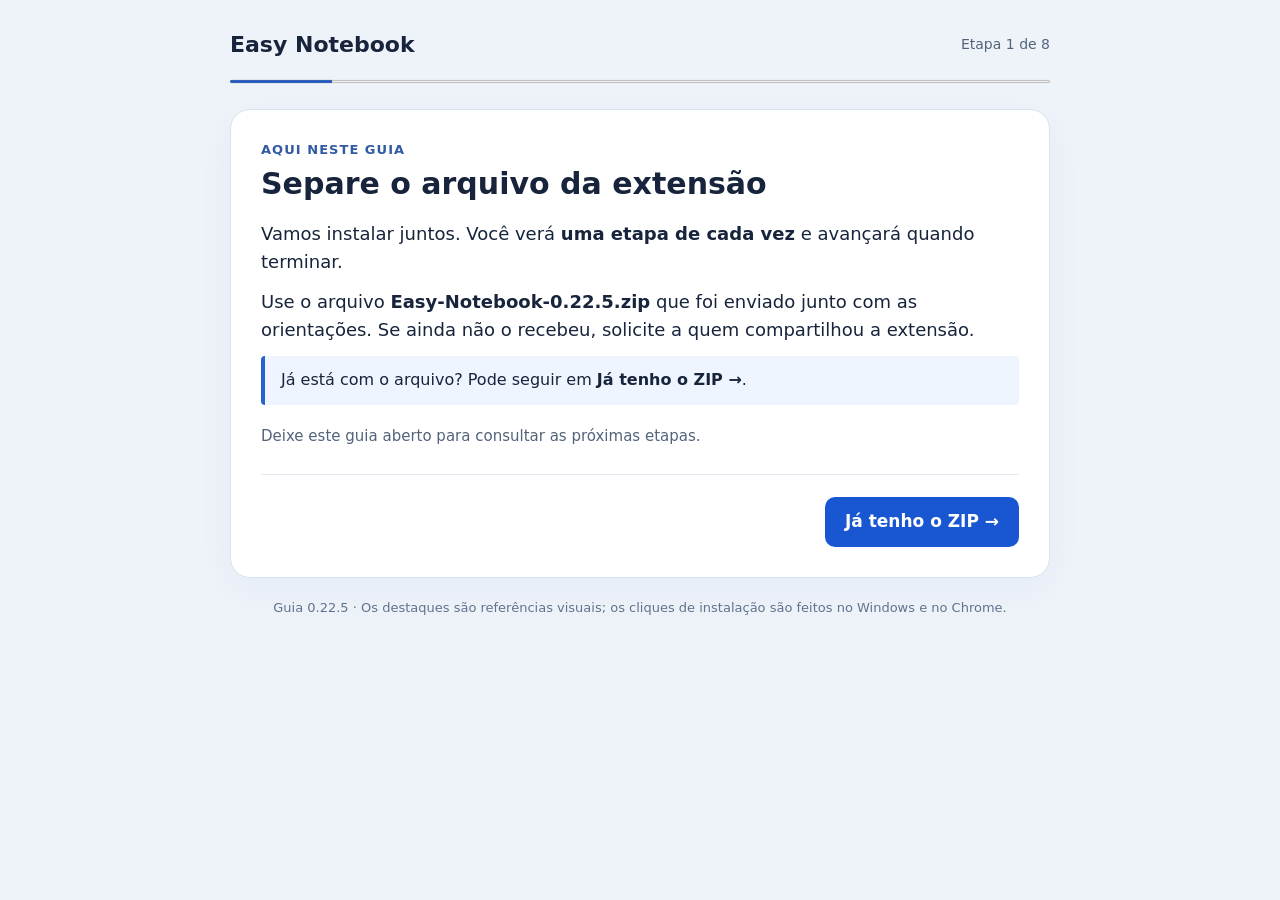
<file: docs/index.html>
<!doctype html>
<html lang="pt-BR">
<head>
<meta charset="utf-8">
<meta name="viewport" content="width=device-width, initial-scale=1">
<title>Instalar Easy Notebook · passo a passo</title>
<style>
*{box-sizing:border-box}body{margin:0;background:#eef3fa;color:#17243b;font:18px/1.55 system-ui,Segoe UI,sans-serif}main{max-width:860px;margin:auto;padding:28px 20px}header{display:flex;align-items:center;justify-content:space-between;gap:20px;margin-bottom:16px}header strong{font-size:22px}header span{font-size:14px;color:#53637a}progress{width:100%;height:7px;accent-color:#1957d2;display:block;margin-bottom:24px}article{background:white;border:1px solid #d9e2f0;border-radius:20px;padding:30px;box-shadow:0 12px 40px #17335c0a}[hidden]{display:none!important}.where{font-size:13px;letter-spacing:.08em;text-transform:uppercase;color:#315ba3;font-weight:750;margin:0 0 6px}h1{font-size:30px;line-height:1.2;margin:0 0 18px}p{margin:12px 0}ol{padding-left:25px}li{margin:10px 0}.tip{background:#eef5ff;border-left:4px solid #2864cf;padding:12px 16px;border-radius:4px;font-size:16px}.visual{margin:24px 0 16px;border:1px solid #cdd7e5;border-radius:12px;overflow:hidden;pointer-events:none;user-select:none}.caption{background:#e9eef5;color:#465971;font-size:13px;padding:9px 14px}.mock{padding:22px;background:#fafbfd;font-size:16px;display:flex;gap:16px;flex-wrap:wrap;align-items:center;min-height:110px}.mark{outline:3px solid #e33333;outline-offset:5px;background:#fff3ba;padding:8px 14px;border-radius:6px;color:#212938;font-weight:750}.arrow{color:#b52323;font-weight:750}.dim{color:#68788f}.right{margin-left:auto}.folder{font-size:18px}.stack{display:grid;gap:14px}.dark{background:#292a2d;color:white}.dark .dim{color:#b5c0cd}.switch{display:inline-block;width:34px;height:18px;background:#1a73e8;border-radius:20px;vertical-align:middle;margin-left:8px}.switch:after{content:'';display:block;width:14px;height:14px;border-radius:50%;background:white;margin:2px 2px 2px auto}button,.action{font:700 17px/1.4 system-ui,Segoe UI,sans-serif;display:inline-block;border:0;border-radius:10px;padding:13px 20px;cursor:pointer;background:#1957d2;color:white;text-decoration:none}button:hover,.action:hover{background:#1045ae}button:focus-visible,a:focus-visible{outline:3px solid #e58e00;outline-offset:4px}.secondary{background:#e8eef8;color:#24467d}.secondary:hover{background:#d8e4f7}nav{display:flex;align-items:center;justify-content:space-between;gap:16px;margin-top:26px;padding-top:22px;border-top:1px solid #e3e9f3}nav button:last-child{margin-left:auto}input{font:18px Consolas,monospace;width:100%;padding:14px;border:1px solid #b8c8df;border-radius:8px;background:#f7faff;color:#17243b;margin:8px 0 12px}.status{min-height:25px;font-size:15px;color:#24467d}.help{font-size:15px;color:#53637a;margin-top:20px}details{font-size:16px;margin-top:22px}summary{cursor:pointer;font-weight:650}kbd{background:#edf1f7;padding:2px 6px;border:1px solid #ced6e2;border-radius:4px;font-size:.9em}footer{text-align:center;font-size:13px;color:#60728d;padding:20px}footer a{color:inherit}@media(max-width:550px){main{padding:16px 12px}article{padding:22px 18px}h1{font-size:26px}.mock{padding:18px;gap:20px}nav{flex-wrap:wrap}button,.action{font-size:16px}header span{max-width:120px;text-align:right}}@media(prefers-reduced-motion:reduce){*{scroll-behavior:auto}}
</style>
</head>
<body><main>
<header><strong>Easy Notebook</strong><span id="counter">Instalação no Chrome</span></header>
<progress id="progress" max="8" value="1" aria-label="Progresso do guia"></progress>
<article>
<!-- DOWNLOAD-STEPS-START -->
<section data-step data-next="Já tenho o ZIP →">
<p class="where">Aqui neste guia</p><h1 tabindex="-1">Separe o arquivo da extensão</h1>
<p>Vamos instalar juntos. Você verá <strong>uma etapa de cada vez</strong> e avançará quando terminar.</p>
<p>Use o arquivo <strong>Easy-Notebook-0.22.5.zip</strong> que foi enviado junto com as orientações. Se ainda não o recebeu, solicite a quem compartilhou a extensão.</p>
<div class="tip">Já está com o arquivo? Pode seguir em <strong>Já tenho o ZIP →</strong>.</div>
<p class="help">Deixe este guia aberto para consultar as próximas etapas.</p>
</section>
<section data-step data-next="Abriu a janela de extração →" hidden>
<p class="where">Na pasta Downloads do Windows</p><h1 tabindex="-1">Clique com o botão direito no ZIP</h1>
<ol><li>No Chrome, pressione <kbd>Ctrl</kbd> + <kbd>J</kbd> para ver os downloads.</li><li>Ao lado de <strong>Easy-Notebook-0.22.5.zip</strong>, clique no ícone de pasta (<strong>Mostrar na pasta</strong>).</li><li>Na janela que abriu, clique com o <strong>botão direito</strong> sobre o ZIP e escolha <strong>Extrair Tudo…</strong>.</li></ol>
<div class="visual"><div class="caption">Referência visual • faça isso na janela do Windows</div><div class="mock stack"><span class="folder">📦 Easy-Notebook-0.22.5.zip</span><span><span class="mark">Extrair Tudo…</span></span><span class="arrow">↑ Escolha esta opção no menu do botão direito</span></div></div>
<p class="tip">Não precisa abrir nem escolher nenhum dos arquivos de código.</p>
</section>
<section data-step data-next="Já extraí →" hidden>
<p class="where">Na janela “Extrair Pastas Compactadas” do Windows</p><h1 tabindex="-1">Deixe em Downloads e clique em “Extrair”</h1>
<p>Mantenha o local que o Windows já preencheu. Clique em <strong>Extrair</strong> e aguarde terminar.</p>
<div class="visual"><div class="caption">Destino padrão • o Windows cria uma pasta com o nome do ZIP</div><div class="mock stack"><span>📁 Downloads</span><span style="padding-left:24px">📁 Easy-Notebook-0.22.5</span><span style="padding-left:48px">📁 Easy Notebook</span><span class="right mark">Extrair</span></div></div>
<p class="tip">Guarde a pasta nesse lugar. O Chrome usará os arquivos dela sempre que a extensão funcionar.</p>
</section>
<!-- DOWNLOAD-STEPS-END -->
<section data-step data-next="Abri a tela de extensões →" hidden>
<!-- INSTALL-HEADING -->
<p class="where">Em uma nova guia do Chrome</p><h1 tabindex="-1">Abra a tela de extensões</h1>
<p>Clique no botão abaixo para copiar o endereço:</p>
<input id="address" value="chrome://extensions" readonly aria-label="Endereço da tela de extensões">
<button id="copy" type="button">Copiar endereço</button><p class="status" id="copy-status" role="status"></p>
<ol><li>Pressione <kbd>Ctrl</kbd> + <kbd>T</kbd> para abrir uma nova guia.</li><li>Cole com <kbd>Ctrl</kbd> + <kbd>V</kbd> na barra de endereço e pressione <kbd>Enter</kbd>.</li><li>Volte a este guia para ver o próximo passo.</li></ol>
</section>
<section data-step data-next="Já ativei →" hidden>
<p class="where">Na guia “Extensões” do Chrome</p><h1 tabindex="-1">Ative “Modo do desenvolvedor”</h1>
<p>No <strong>canto superior direito</strong> da tela de extensões, clique na chave ao lado de <strong>Modo do desenvolvedor</strong>. Ela deve ficar ativada.</p>
<div class="visual"><div class="caption">Referência visual • procure esta chave na outra guia do Chrome</div><div class="mock dark"><span>Extensões</span><span class="mark right">Modo do desenvolvedor <i class="switch"></i></span></div></div>
<details><summary>A opção está bloqueada ou não aparece?</summary><p>Amplie a janela e confira o canto superior direito. Se o Chrome informar que a opção foi desativada pela organização, este método não consegue concluir a instalação nesse perfil.</p></details>
</section>
<section data-step data-next="Abriu a seleção de pasta →" hidden>
<p class="where">Ainda na guia “Extensões” do Chrome</p><h1 tabindex="-1">Clique em “Carregar sem compactação”</h1>
<p>O botão aparece no <strong>canto superior esquerdo</strong>, depois de ativar o modo do desenvolvedor. Clique nele para escolher a pasta.</p>
<div class="visual"><div class="caption">Referência visual • clique no botão da tela de extensões</div><div class="mock dark"><span class="mark">Carregar sem compactação</span><span class="dim">Compactar extensão</span><span class="dim">Atualizar</span></div></div>
<p class="tip">Se estiver escrito <strong>Carregar expandida</strong>, é a mesma opção.</p>
</section>
<section data-step data-next="Já selecionei a pasta →" hidden>
<p class="where">Na janela de seleção de pasta que acabou de abrir</p><h1 tabindex="-1">Selecione a pasta Easy Notebook</h1>
<ol><li>Na lateral da janela, clique em <strong>Downloads</strong>.</li><li>Abra a pasta <strong>Easy-Notebook-0.22.5</strong> que foi criada ao extrair e depois a pasta <strong>Easy Notebook</strong> dentro dela.</li><li>Clique em <strong>Selecionar pasta</strong>, na parte de baixo da janela.</li></ol>
<div class="visual"><div class="caption">Referência visual • confira o nome da pasta antes de confirmar</div><div class="mock stack"><span>📁 Downloads &nbsp;›&nbsp; Easy-Notebook-0.22.5 &nbsp;›&nbsp; <strong>Easy Notebook</strong></span><span class="dim">Os arquivos podem não aparecer neste seletor. Isso é normal.</span><span class="right mark">Selecionar pasta</span></div></div>
<details><summary>Minha pasta tem outro nome ou não está em Downloads</summary><p>Se baixou o ZIP mais de uma vez, a pasta pode terminar em <strong>(1)</strong> ou outro número. Abra a pasta criada na sua extração e, dentro dela, <strong>Easy Notebook</strong>. Se escolheu outro local para baixar, procure nesse local.</p></details>
<details><summary>O Chrome diz que não encontrou o manifesto?</summary><p>Abra a pasta <strong>Easy Notebook</strong> que fica dentro da pasta extraída <strong>Easy-Notebook-0.22.5</strong>. É essa pasta interna que deve ser selecionada.</p></details>
</section>
<section data-step hidden>
<p class="where">No Chrome</p><h1 tabindex="-1">Confira se apareceu “Easy Notebook”</h1>
<p>A instalação deu certo se o cartão <strong>Easy Notebook</strong> apareceu na tela de extensões com a chave ativada.</p>
<ol><li>O assistente da extensão deve abrir para configurar seu notebook. Siga as instruções dele.</li><li>Se não abrir, clique no ícone de <strong>quebra-cabeça</strong> ao lado da barra de endereços e escolha <strong>Easy Notebook</strong>.</li><li>Depois de configurar, atualize a página do eproc com <kbd>F5</kbd>.</li></ol>
<p class="tip">Mantenha a pasta extraída <strong>Easy-Notebook-0.22.5</strong> em <strong>Downloads</strong>, com a pasta <strong>Easy Notebook</strong> dentro dela. O Chrome precisa desses arquivos. Você pode apagar apenas o arquivo <strong>.zip</strong>.</p>
<p><strong>Pronto. Você pode fechar este guia.</strong></p>
</section>
<nav aria-label="Etapas da instalação"><button class="secondary" id="back" type="button">← Voltar</button><button id="next" type="button">Já tenho o ZIP →</button></nav>
<noscript><p>Ative o JavaScript para usar as etapas deste guia. O procedimento é: baixar o ZIP, extrair no local padrão em Downloads, abrir chrome://extensions, ativar Modo do desenvolvedor, clicar em Carregar sem compactação e escolher Downloads/Easy-Notebook-0.22.5/Easy Notebook.</p></noscript>
</article>
<footer>Guia 0.22.5 · Os destaques são referências visuais; os cliques de instalação são feitos no Windows e no Chrome.</footer>
</main><script>
const steps=[...document.querySelectorAll('[data-step]')];
const labels=steps.map(step=>step.dataset.next||'');
document.querySelector('#progress').max=steps.length;
let index=0;
function show(value,focus=true){
  index=Math.max(0,Math.min(steps.length-1,value));
  steps.forEach((step,i)=>step.hidden=i!==index);
  document.querySelector('#counter').textContent=`Etapa ${index+1} de ${steps.length}`;
  document.querySelector('#progress').value=index+1;
  document.querySelector('#back').hidden=index===0;
  document.querySelector('#next').hidden=index===steps.length-1;
  document.querySelector('#next').textContent=labels[index]||'';
  if(focus){steps[index].querySelector('h1').focus();window.scrollTo(0,0);}
}
function fromHash(){const n=Number(location.hash.slice(1));show(Number.isInteger(n)&&n>0?n-1:0,false);}
function go(delta){location.hash=String(index+delta+1);show(index+delta);}
document.querySelector('#next').onclick=()=>go(1);
document.querySelector('#back').onclick=()=>go(-1);
window.addEventListener('hashchange',fromHash);fromHash();
document.querySelector('#copy').onclick=async()=>{
  const field=document.querySelector('#address'),status=document.querySelector('#copy-status');
  try{await navigator.clipboard.writeText(field.value);status.textContent='Copiado. Agora abra a nova guia com Ctrl+T.';}
  catch{field.focus();field.select();status.textContent='Pressione Ctrl+C para copiar o endereço selecionado.';}
};
</script></body></html>
</file>
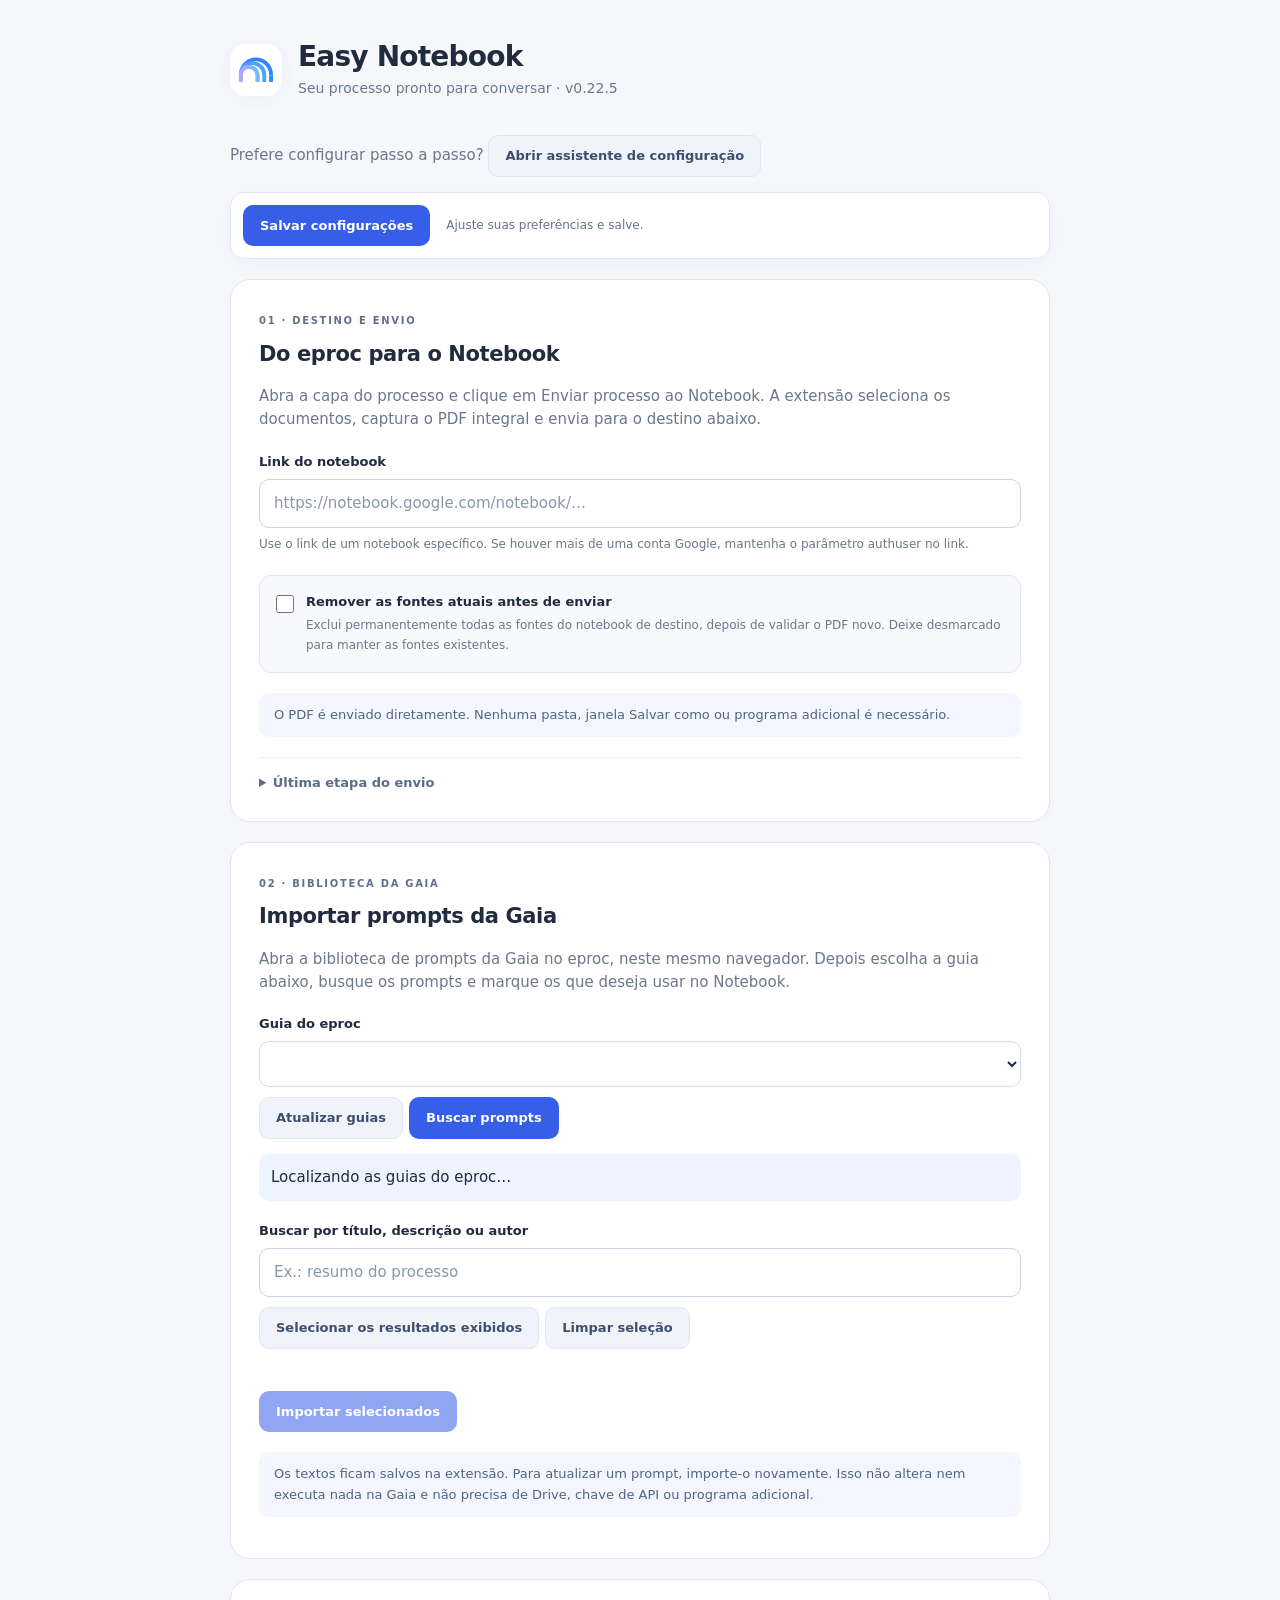
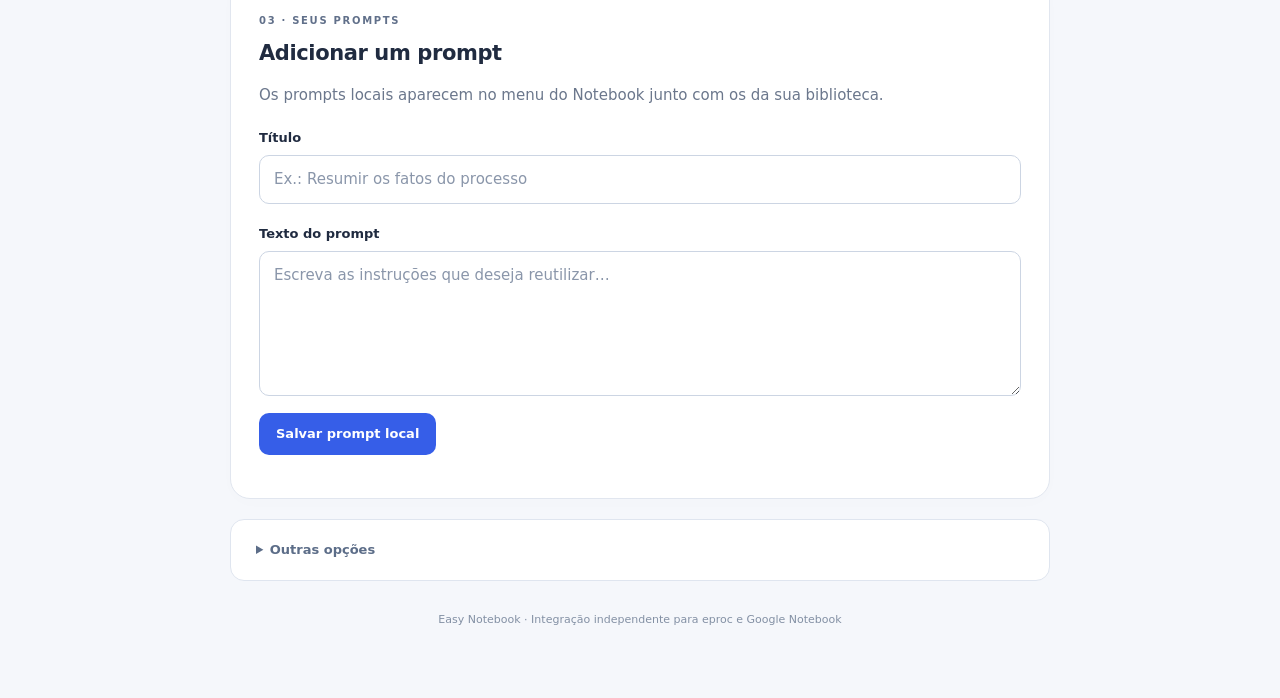
<file: options.html>
<!doctype html>
<html lang="pt-BR"><meta charset="utf-8"><meta name="viewport" content="width=device-width,initial-scale=1"><title>Easy Notebook — Configurações</title><link rel="icon" href="icons/notebook.svg"><link rel="stylesheet" href="ui.css">
<main>
<header class="brand"><img src="icons/notebook.svg" width="52" height="52" alt=""><div><h1>Easy Notebook</h1><p class="muted">Seu processo pronto para conversar · v0.22.5</p></div></header>
<p class="muted setup-link">Prefere configurar passo a passo? <button id="setupWizard" type="button" class="secondary">Abrir assistente de configuração</button></p>
<div class="settings-toolbar"><button id="save" type="button">Salvar configurações</button><p id="status" role="status" aria-live="polite">Ajuste suas preferências e salve.</p></div>
<section><span class="eyebrow">01 · DESTINO E ENVIO</span><h2>Do eproc para o Notebook</h2><p class="muted">Abra a capa do processo e clique em Enviar processo ao Notebook. A extensão seleciona os documentos, captura o PDF integral e envia para o destino abaixo.</p><label for="notebook">Link do notebook</label><input id="notebook" type="url" placeholder="https://notebook.google.com/notebook/…"><small>Use o link de um notebook específico. Se houver mais de uma conta Google, mantenha o parâmetro authuser no link.</small>
<label class="check-card" for="replaceSources"><input id="replaceSources" type="checkbox"><span><strong>Remover as fontes atuais antes de enviar</strong><small>Exclui permanentemente todas as fontes do notebook de destino, depois de validar o PDF novo. Deixe desmarcado para manter as fontes existentes.</small></span></label>
<p class="hint">O PDF é enviado diretamente. Nenhuma pasta, janela Salvar como ou programa adicional é necessário.</p>
<details><summary>Última etapa do envio</summary><p id="flow-status" role="status">Nenhum andamento registrado.</p></details></section>
<section id="gaia-library"><span class="eyebrow">02 · BIBLIOTECA DA GAIA</span><h2>Importar prompts da Gaia</h2>
<p class="muted">Abra a biblioteca de prompts da Gaia no eproc, neste mesmo navegador. Depois escolha a guia abaixo, busque os prompts e marque os que deseja usar no Notebook.</p>
<label for="gaia-tab">Guia do eproc</label><select id="gaia-tab"></select><div class="button-row"><button id="gaia-tabs" class="secondary" type="button">Atualizar guias</button><button id="gaia-list" type="button">Buscar prompts</button></div>
<p id="gaia-status" role="status" aria-live="polite">Localizando as guias do eproc…</p><label for="gaia-search">Buscar por título, descrição ou autor</label><input id="gaia-search" type="search" placeholder="Ex.: resumo do processo">
<div class="button-row"><button id="gaia-select-visible" class="secondary" type="button">Selecionar os resultados exibidos</button><button id="gaia-clear" class="secondary" type="button">Limpar seleção</button></div>
<p id="gaia-count"></p><div id="gaia-results"></div><button id="gaia-import" type="button" disabled>Importar selecionados</button>
<p class="hint">Os textos ficam salvos na extensão. Para atualizar um prompt, importe-o novamente. Isso não altera nem executa nada na Gaia e não precisa de Drive, chave de API ou programa adicional.</p></section>
<dialog id="gaia-preview" aria-labelledby="gaia-preview-title"><h2 id="gaia-preview-title"></h2><pre id="gaia-preview-text"></pre><button id="gaia-preview-close" type="button">Fechar prévia</button></dialog>
<section><span class="eyebrow">03 · SEUS PROMPTS</span><h2>Adicionar um prompt</h2><p class="muted">Os prompts locais aparecem no menu do Notebook junto com os da sua biblioteca.</p><label for="title">Título</label><input id="title" placeholder="Ex.: Resumir os fatos do processo"><label for="body">Texto do prompt</label><textarea id="body" placeholder="Escreva as instruções que deseja reutilizar…"></textarea><button id="add" type="button">Salvar prompt local</button><ul id="prompts"></ul></section>
<details class="advanced"><summary>Outras opções</summary><p>Na capa do processo, o botão fica ao lado de Imprimir. Nas outras páginas, arraste o botão Easy Notebook para reposicioná-lo. A posição fica salva neste navegador, tanto no eproc quanto no Notebook.</p><button id="resetPosition" class="secondary" type="button">Restaurar posição do botão</button><hr><p>Para enviar um PDF que já está no computador, selecione o arquivo completo.</p><a class="button" href="transfer.html">Selecionar PDF</a><button id="downloads" class="secondary" type="button">Abrir pasta de downloads</button></details>
<footer>Easy Notebook · Integração independente para eproc e Google Notebook</footer>
</main><script src="options.js" type="module"></script></html>
</file>
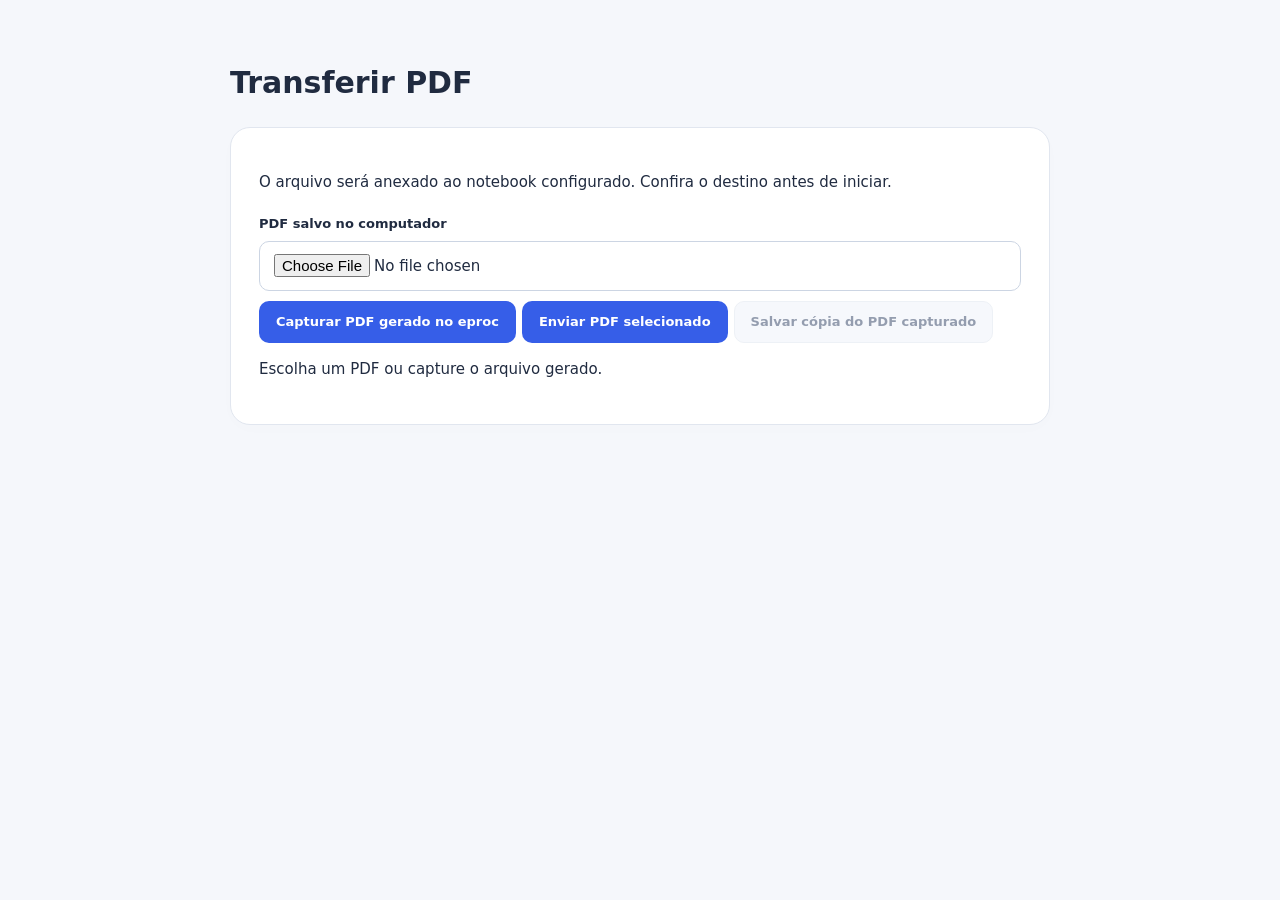
<file: transfer.html>
<!doctype html><html lang="pt-BR"><meta charset="utf-8"><title>Easy Notebook — Transferir PDF</title><link rel="stylesheet" href="ui.css"><main><h1>Transferir PDF</h1><section><p>O arquivo será anexado ao notebook configurado. Confira o destino antes de iniciar.</p><p id="destination"></p><label for="file">PDF salvo no computador</label><input id="file" type="file" accept="application/pdf,.pdf"><button id="capture">Capturar PDF gerado no eproc</button><button id="send">Enviar PDF selecionado</button><button id="download" class="secondary" disabled>Salvar cópia do PDF capturado</button><p id="status" role="status">Escolha um PDF ou capture o arquivo gerado.</p></section></main><script src="transfer.js" type="module"></script></html>
</file>
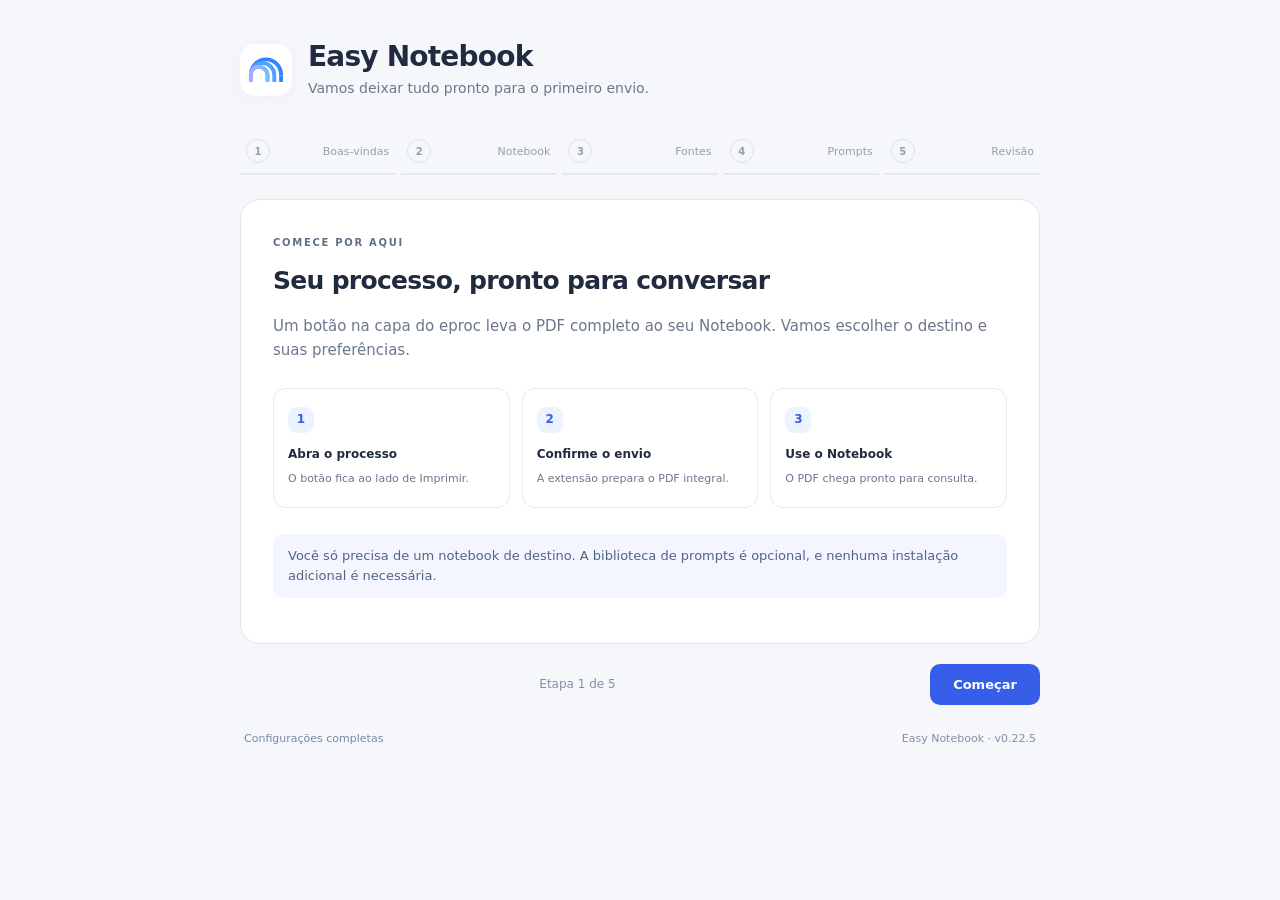
<file: wizard.html>
<!doctype html>
<html lang="pt-BR"><head><meta charset="utf-8"><meta name="viewport" content="width=device-width,initial-scale=1"><title>Vamos configurar — Easy Notebook</title><link rel="icon" href="icons/notebook.svg"><link rel="stylesheet" href="ui.css"><link rel="stylesheet" href="wizard.css"></head>
<body><main class="wizard">
<header class="brand"><img src="icons/notebook.svg" width="52" height="52" alt=""><div><h1>Easy Notebook</h1><p class="muted">Vamos deixar tudo pronto para o primeiro envio.</p></div></header>
<nav aria-label="Etapas da configuração"><ol id="steps"><li>Boas-vindas</li><li>Notebook</li><li>Fontes</li><li>Prompts</li><li>Revisão</li></ol></nav>
<form id="setup" novalidate>
<section data-step="0"><span class="eyebrow">COMECE POR AQUI</span><h2 tabindex="-1">Seu processo, pronto para conversar</h2><p class="muted">Um botão na capa do eproc leva o PDF completo ao seu Notebook. Vamos escolher o destino e suas preferências.</p>
<div class="journey"><div><b>1</b><strong>Abra o processo</strong><small>O botão fica ao lado de Imprimir.</small></div><div><b>2</b><strong>Confirme o envio</strong><small>A extensão prepara o PDF integral.</small></div><div><b>3</b><strong>Use o Notebook</strong><small>O PDF chega pronto para consulta.</small></div></div>
<p class="hint">Você só precisa de um notebook de destino. A biblioteca de prompts é opcional, e nenhuma instalação adicional é necessária.</p><p id="welcome-note" class="muted"></p></section>
<section data-step="1" hidden><span class="eyebrow">SEU DESTINO</span><h2 tabindex="-1">Qual notebook você quer usar?</h2><p class="muted">Sugerimos criar um notebook dedicado e dar a ele o nome <strong>Easy Notebook</strong>. Você também pode escolher um que já existe.</p>
<div class="guide"><strong>1. Abra o Notebook com a conta Google desejada.</strong><button id="open-home" type="button" class="secondary">Abrir o Notebook ↗</button><p>2. Crie ou abra o notebook escolhido.</p><p>3. Copie o endereço da barra do navegador e cole abaixo.</p></div>
<label for="notebook">Link do seu notebook <span aria-hidden="true">*</span></label><input id="notebook" type="url" autocomplete="off" required placeholder="https://notebook.google.com/notebook/…" maxlength="2048" aria-describedby="notebook-help"><small id="notebook-help">Cole o link de um notebook específico. Se usa várias contas Google, copie o link completo, sem alterar o final.</small></section>
<section data-step="2" hidden><span class="eyebrow">SEU JEITO DE TRABALHAR</span><h2 tabindex="-1">O que fazer com as fontes anteriores?</h2><p class="muted">Escolha o que acontece quando enviar outro PDF para esse mesmo notebook.</p>
<label class="choice"><input type="radio" name="sources" value="keep" checked><span><strong>Manter as fontes existentes</strong><small>Acrescenta o novo PDF ao que já está no notebook. Você organiza ou remove as fontes quando quiser.</small><em>Opção inicial</em></span></label>
<label class="choice"><input type="radio" name="sources" value="replace"><span><strong>Limpar o notebook a cada envio</strong><small>Exclui permanentemente todas as fontes atuais antes de enviar o PDF novo. Use um notebook dedicado se escolher esta opção.</small></span></label>
<p class="hint">A pergunta “Enviar o pdf completo ao Gemini Notebook?” continuará aparecendo antes de iniciar o envio.</p></section>
<section data-step="3" hidden><span class="eyebrow">OPCIONAL</span><h2 tabindex="-1">Como quer começar com os prompts?</h2><p class="muted">Prompts são instruções prontas para reutilizar no chat do Notebook. Esta etapa pode ficar para depois.</p>
<label class="choice"><input type="radio" name="prompts" value="local" checked><span><strong>Começar com prompts locais</strong><small>Crie e edite os textos nas configurações da extensão, diretamente na extensão.</small></span></label>
<label class="choice"><input type="radio" name="prompts" value="gaia"><span><strong>Escolher prompts da Gaia</strong><small>Importe os textos que você já usa no eproc. Você escolhe quais trazer nas configurações, depois de concluir este assistente.</small></span></label>
<div id="local-fields"><label class="check-card"><input id="starter" type="checkbox" checked><span><strong>Adicionar um prompt inicial: Resumir o processo</strong><small>Depois você pode editar, excluir ou criar outros.</small></span></label><details><summary>Ver o texto do prompt inicial</summary><p id="starter-preview" class="prompt-preview"></p></details></div>
<div id="gaia-fields" hidden><p class="hint">Abra a biblioteca de prompts da Gaia no eproc, usando este mesmo navegador. Nas configurações, clique em Buscar prompts, selecione os textos desejados e importe. Não precisa de pasta do Drive nem de chave de API.</p></div></section>
<section data-step="4" hidden><span class="eyebrow">QUASE LÁ</span><h2 tabindex="-1">Confira suas escolhas</h2><dl class="review"><dt>Notebook de destino</dt><dd id="review-notebook"></dd><dt>Fontes anteriores</dt><dd id="review-sources"></dd><dt>Prompts</dt><dd id="review-prompts"></dd></dl><p class="hint">Você poderá alterar essas escolhas nas configurações a qualquer momento. Clique em Concluir para salvar.</p></section>
<div class="wizard-controls"><button id="back" type="button" class="secondary" hidden>Voltar</button><span id="step-count">Etapa 1 de 5</span><button id="next" type="submit">Começar</button></div>
</form>
<p id="wizard-error" role="alert" hidden></p>
<section id="done" hidden><span class="success-mark" aria-hidden="true">✓</span><h2 tabindex="-1">Tudo pronto!</h2><p class="muted">Abra a capa de um processo no eproc e clique em <strong>Easy Notebook</strong>, ao lado de Imprimir. Confirme o envio e aguarde o Notebook ficar pronto.</p><p id="done-prompts" class="hint"></p><div class="done-actions"><button id="open-notebook" type="button">Abrir meu Notebook ↗</button><a class="button secondary-link" href="options.html">Ver configurações</a></div><small>Se a página do eproc já estava aberta quando você instalou a extensão, atualize-a com F5.</small></section>
<footer><a href="options.html">Configurações completas</a><span>Easy Notebook · v0.22.5</span></footer>
</main><script type="module" src="wizard.js"></script></body></html>
</file>
<file: ui.css>
*{box-sizing:border-box}body{font:15px/1.55 system-ui,-apple-system,sans-serif;background:#f5f7fb;color:#202b40;margin:0;padding:40px 24px}main{max-width:820px;margin:auto}.brand{display:flex;gap:16px;align-items:center;margin:0 0 26px}.brand img{background:#fff;padding:8px;border-radius:15px;box-shadow:0 3px 18px #334c7d0b}.brand h1{font-size:28px;letter-spacing:-.8px;line-height:1.2;margin:0 0 4px}.brand p{margin:0;font-size:14px}section{background:#fff;border:1px solid #e1e6ef;border-radius:20px;padding:28px;margin:20px 0;box-shadow:0 4px 18px #1d335803}h2{font-size:21px;letter-spacing:-.4px;margin:6px 0 10px}h1{margin-bottom:4px}.eyebrow{font-size:10px;font-weight:750;letter-spacing:1.7px;color:#61708a}label{display:block;font-weight:600;font-size:13px;margin:20px 0 7px}input,textarea{width:100%;padding:12px 14px;border:1px solid #ccd5e3;border-radius:10px;font:inherit;background:#fff;color:inherit}input::placeholder,textarea::placeholder{color:#8a96aa}textarea{min-height:145px;resize:vertical}button,a.button{display:inline-block;background:#365ee8;color:#fff;border:1px solid transparent;padding:10px 16px;border-radius:10px;cursor:pointer;margin:10px 6px 0 0;text-decoration:none;font:600 13px/1.5 system-ui;transition:background .15s}button:hover,a.button:hover{background:#2748c9}button.secondary{background:#f0f3fa;color:#3d4e6e;border-color:#e0e6ef}button.secondary:hover{background:#e6ecf7}button:disabled{opacity:.5;cursor:wait}.muted,small{color:#6b778c}small{display:block;font-size:12px;line-height:1.65;margin-top:7px}.hint{background:#f3f6ff;color:#526484;padding:12px 15px;border-radius:10px;font-size:13px;margin-top:20px}.check-card{display:flex;align-items:flex-start;gap:12px;background:#f8f9fc;border:1px solid #e2e7f0;border-radius:12px;padding:16px;font-weight:400;cursor:pointer}.check-card input{width:18px;height:18px;flex-shrink:0;margin:3px 0;accent-color:#365ee8}.check-card strong{font-size:13px}.check-card small{margin:4px 0 0}.settings-toolbar{position:sticky;top:12px;z-index:10;background:#ffffffed;backdrop-filter:blur(12px);border:1px solid #e0e6f1;border-radius:14px;padding:12px;display:flex;align-items:center;gap:16px;box-shadow:0 5px 24px #233d6809}.settings-toolbar #save{flex-shrink:0;margin:0}.settings-toolbar #status{margin:0;color:#65748b;font-size:12px;white-space:pre-wrap}details{margin-top:20px;border-top:1px solid #edf0f5;padding-top:15px}summary{font-size:13px;color:#5c6d88;cursor:pointer;font-weight:600}.advanced{padding:20px 25px;border:1px solid #dfe5ef;border-radius:14px;background:#fff}.advanced p{font-size:13px;color:#65748b}li{display:flex;align-items:center;justify-content:space-between;gap:12px;padding:10px 0;border-bottom:1px solid #edf0f5;font-size:13px}ul{padding:0}li button{margin:0}footer{font-size:11px;color:#8390a4;text-align:center;padding:30px}button:focus-visible,input:focus-visible,textarea:focus-visible,a:focus-visible,summary:focus-visible{outline:3px solid #a5b9ff;outline-offset:3px}@media(max-width:600px){body{padding:20px 14px}section{padding:20px}.settings-toolbar{align-items:stretch;flex-direction:column;gap:8px}.brand h1{font-size:24px}}
select{width:100%;padding:12px;border:1px solid #d6ddea;border-radius:10px;background:white;color:inherit;font:inherit}#gaia-results{max-height:520px;overflow:auto;margin:16px 0}.gaia-card{border:1px solid #d6ddea;border-radius:12px;margin:10px 0;padding:14px}.gaia-card label{display:flex;gap:12px;align-items:flex-start;margin:0}.gaia-card input[type=checkbox]{width:20px;height:20px;flex-shrink:0;margin:3px 0}.gaia-card small{display:block;margin-top:6px}.gaia-card p{white-space:pre-wrap;overflow-wrap:anywhere}.gaia-card span{min-width:0;overflow-wrap:anywhere}#gaia-status{padding:12px;background:#edf3ff;border-radius:10px}#gaia-preview{border:1px solid #d6ddea;border-radius:18px;padding:24px;width:min(850px,88vw);max-height:85vh}#gaia-preview::backdrop{background:#10244888}#gaia-preview pre{white-space:pre-wrap;overflow-wrap:anywhere;font:15px/1.6 system-ui;max-height:55vh;overflow:auto}#gaia-preview button{position:sticky;bottom:0}button:disabled{opacity:.55;cursor:default}#prompts li{display:flex;justify-content:space-between;align-items:center;gap:12px;overflow-wrap:anywhere}#prompts li span{min-width:0}
</file>
<file: wizard.css>
[hidden]{display:none!important}.wizard{max-width:800px}.wizard .brand{margin-bottom:30px}.wizard nav{margin:0 0 24px}#steps{display:flex;list-style:none;counter-reset:step;padding:0;margin:0;gap:6px}#steps li{flex:1;display:flex;align-items:center;gap:8px;padding:10px 6px;color:#95a0b2;font-size:11px;border-bottom:2px solid #e4e9f1}#steps li:before{counter-increment:step;content:counter(step);display:grid;place-items:center;flex-shrink:0;width:22px;height:22px;border:1px solid #dbe2ed;border-radius:50%;font-size:10px;font-weight:700}#steps li[aria-current=step]{border-color:#365ee8;color:#365ee8;font-weight:700}#steps li[aria-current=step]:before{background:#365ee8;color:white;border-color:#365ee8}#steps li.complete{color:#5c7194}#steps li.complete:before{content:'✓';background:#eef2fc;border-color:#eef2fc}.wizard section{padding:30px 32px;margin:0;min-height:365px}.wizard h2{font-size:25px;letter-spacing:-.7px;margin:8px 0 15px}.wizard h2:focus{outline:none}.journey{display:grid;grid-template-columns:repeat(3,1fr);gap:12px;margin:26px 0}.journey>div{padding:18px 14px;border:1px solid #e6ebf5;border-radius:13px}.journey b{display:grid;place-items:center;width:26px;height:26px;border-radius:9px;background:#edf2ff;color:#365ee8;margin-bottom:12px;font-size:12px}.journey strong{font-size:12px;display:block}.journey small{font-size:11px}.guide{background:#f8faff;border:1px solid #e4eafa;border-radius:12px;padding:16px 18px;margin:20px 0}.guide strong,.guide p{font-size:13px;font-weight:400;margin:8px 0}.guide>strong{display:block}.guide button{font-size:12px;margin:8px 0 12px}.choice{display:flex;align-items:flex-start;gap:12px;padding:18px;border:1px solid #dfe5ef;border-radius:12px;margin:14px 0;cursor:pointer}.choice:has(input:checked){border-color:#7f9afa;background:#f7f9ff;box-shadow:0 0 0 1px #7f9afa25}.choice input{width:18px;height:18px;margin:3px 0 0;flex-shrink:0;accent-color:#365ee8}.choice strong{font-size:14px}.choice small{margin-top:5px}.choice em{display:inline-block;color:#5474b6;background:#eaf0ff;border-radius:4px;padding:2px 6px;font-style:normal;font-size:10px;margin-top:8px}.prompt-preview{white-space:pre-wrap;font-size:12px;color:#617089}.wizard-controls{display:flex;gap:15px;align-items:center;margin-top:20px}#step-count{flex:1;color:#8390a3;font-size:12px;text-align:center}.wizard-controls button{margin:0;min-width:110px}.wizard-controls #next{margin-left:auto}#wizard-error{background:#fff2ef;border:1px solid #f2d0c7;color:#a74734;padding:14px 18px;border-radius:10px;font-size:13px;margin:15px 0 0}.wizard input[aria-invalid=true]{border-color:#d48473}.review{margin:22px 0}.review dt{font-size:11px;text-transform:uppercase;letter-spacing:.7px;color:#8894a7;margin-top:22px}.review dd{margin:6px 0 0;overflow-wrap:anywhere;font-size:14px;color:#354a6a}.review dd.destructive{color:#a05b36}#done{text-align:center;min-height:0;padding:40px}.success-mark{display:grid;place-items:center;width:54px;height:54px;border-radius:50%;margin:0 auto 20px;background:#eaf7ef;color:#358d5a;font-size:24px}.done-actions{margin:24px 0}.secondary-link{background:#edf1f8!important;color:#425b7e!important}.wizard footer{display:flex;justify-content:space-between;padding:25px 4px}.wizard footer a{color:#7888a2;text-decoration:none}.wizard footer a:hover{text-decoration:underline}@media(max-width:600px){.wizard section{padding:24px 20px;min-height:0}.wizard h2{font-size:22px}#steps li{font-size:0;justify-content:center;padding:10px 0}.journey{grid-template-columns:1fr;gap:8px}.journey>div{display:grid;grid-template-columns:28px 1fr;gap:0 10px;padding:12px}.journey b{grid-row:span 2;margin:0}.journey small{margin-top:3px}.wizard-controls{gap:8px}.wizard-controls button{min-width:90px}.wizard footer{gap:15px;font-size:10px}#done{padding:28px 20px}}
</file>
